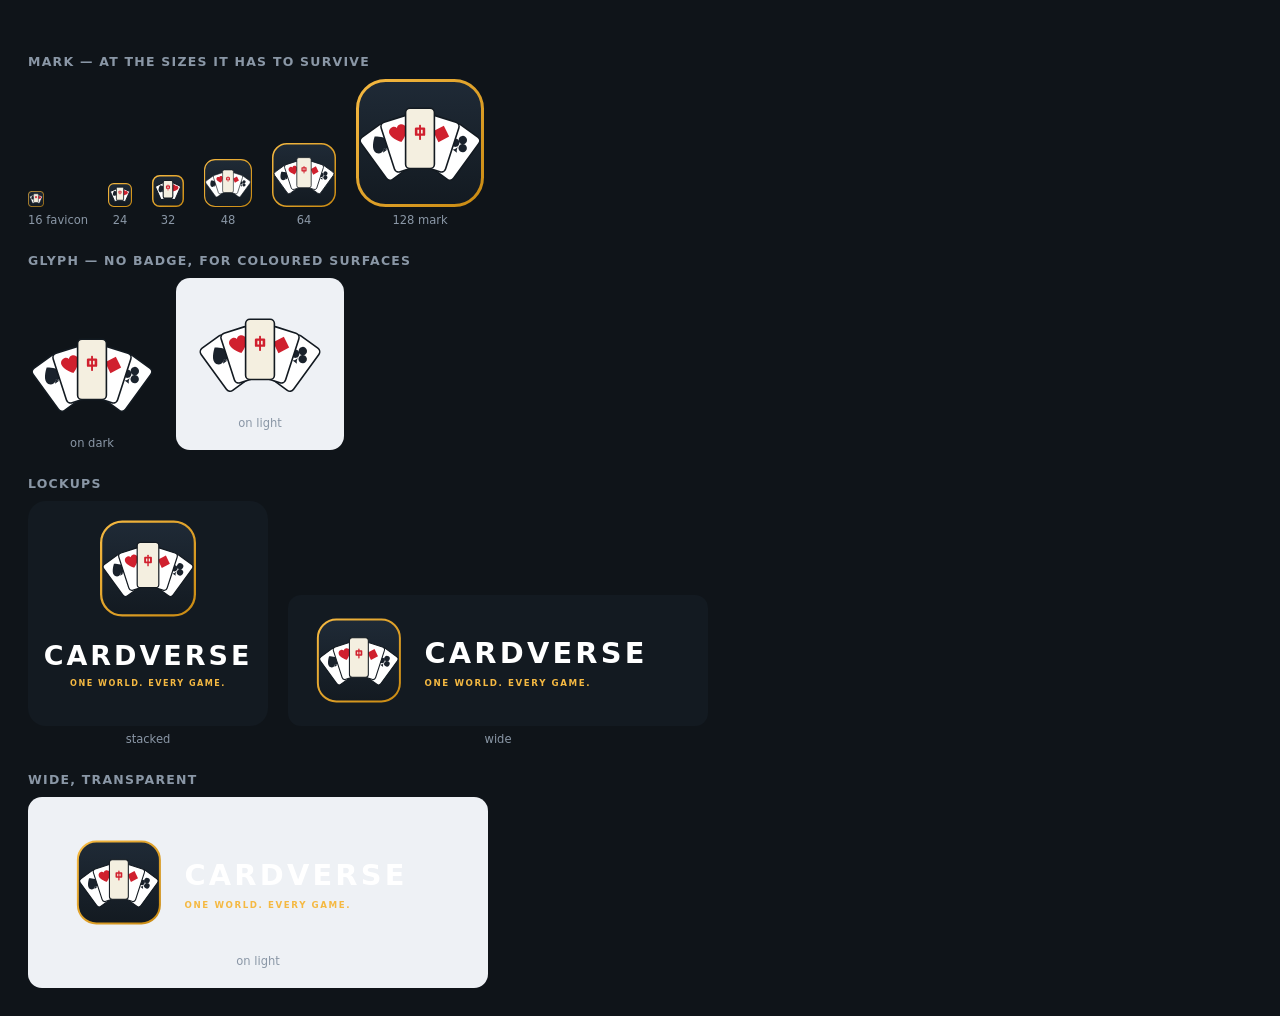
<file: assets/logo/preview.html>
<!doctype html>
<!-- CardVerse — logo contact sheet. Generated variants only; regenerate with
     `node tools/build-logo.mjs`, never hand-edit the SVGs. Open this to check
     the mark still reads at 16px before shipping a change to it. -->
<html lang="en">
<head>
<meta charset="utf-8">
<title>CardVerse logo</title>
<style>
    body { margin: 0; padding: 28px; background: #0f1419; color: #e8edf2;
           font: 14px system-ui, -apple-system, "Segoe UI", Roboto, sans-serif; }
    h2 { font-size: .78rem; text-transform: uppercase; letter-spacing: .1em;
         color: #8a97a6; margin: 26px 0 10px; font-weight: 700; }
    .row { display: flex; gap: 20px; align-items: flex-end; flex-wrap: wrap; }
    .cell { text-align: center; }
    .cell small { display: block; color: #8a97a6; margin-top: 6px; font-size: .72rem; }
    .light { background: #eef1f5; padding: 20px; border-radius: 14px; }
    img { display: block; }
</style>
</head>
<body>

<h2>Mark — at the sizes it has to survive</h2>
<div class="row">
    <div class="cell"><img src="cardverse-icon.svg" width="16" height="16"><small>16 favicon</small></div>
    <div class="cell"><img src="cardverse-icon.svg" width="24" height="24"><small>24</small></div>
    <div class="cell"><img src="cardverse-icon.svg" width="32" height="32"><small>32</small></div>
    <div class="cell"><img src="cardverse-mark.svg" width="48" height="48"><small>48</small></div>
    <div class="cell"><img src="cardverse-mark.svg" width="64" height="64"><small>64</small></div>
    <div class="cell"><img src="cardverse-mark.svg" width="128" height="128"><small>128 mark</small></div>
</div>

<h2>Glyph — no badge, for coloured surfaces</h2>
<div class="row">
    <div class="cell"><img src="cardverse-glyph.svg" width="128" height="112"><small>on dark</small></div>
    <div class="cell light"><img src="cardverse-glyph.svg" width="128" height="112"><small>on light</small></div>
</div>

<h2>Lockups</h2>
<div class="row">
    <div class="cell"><img src="cardverse-logo.svg" width="240"><small>stacked</small></div>
    <div class="cell"><img src="cardverse-wide.svg" width="420"><small>wide</small></div>
</div>

<h2>Wide, transparent</h2>
<div class="row">
    <div class="cell light"><img src="cardverse-wide-trim.svg" width="420"><small>on light</small></div>
</div>

</body>
</html>
</file>
